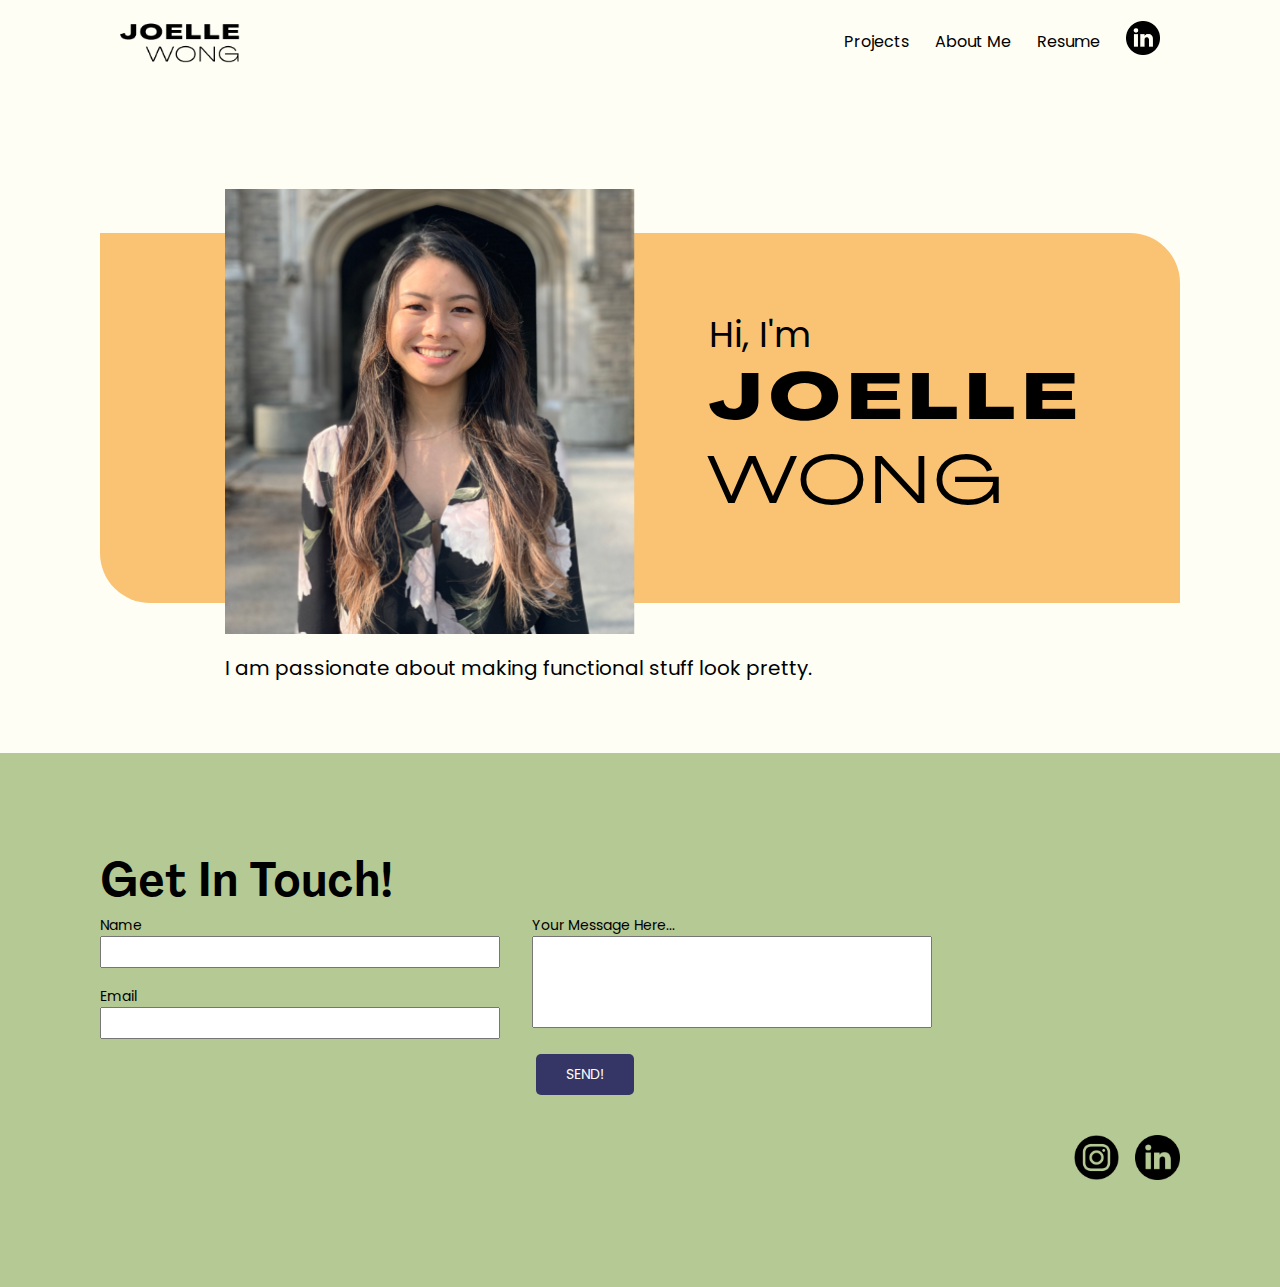
<file: index.html>
<!DOCTYPE html>

<html lang="en">

<head>
    <meta charset="UTF-8">
    <meta http-equiv="X-UA-Compatible" content="IE=edge">
    <meta name="viewport" content="width=device-width, initial-scale=1.0">
    <title> Joelle Portfolio </title>
    <link rel="stylesheet" href="css/style.css">

    <link rel="preconnect" href="https://fonts.googleapis.com">
    <link rel="preconnect" href="https://fonts.gstatic.com" crossorigin>
    <link href="https://fonts.googleapis.com/css2?family=Unbounded:wght@200;300;400;800&display=swap" rel="stylesheet">

    <link rel="preconnect" href="https://fonts.googleapis.com">
    <link rel="preconnect" href="https://fonts.gstatic.com" crossorigin>
    <link href="https://fonts.googleapis.com/css2?family=Poppins:ital,wght@0,300;0,400;0,500;1,300;1,500&display=swap" rel="stylesheet">

    <!-- <link rel="stylesheet" href="https://kit.fontawesome.com/3e6b1d5ccc.css" crossorigin="anonymous"> -->
</head>

<body>

    <header class="header">

        <nav class="nav">

            <img class="nav-logo" src="/images/logo.png" alt="Joelle Wong Logo">

            <ul class="nav-items">
                <li> <a class="nav-links" href="#"> Projects </a> </li>
                <li> <a class="nav-links" href="#"> About Me </a> </li>
                <li> <a class="nav-links" href="#"> Resume </a> </li>
                <li> <a class="nav-links-linkedin" href="https://www.linkedin.com/in/joelle-wong-1a4076163/"> <img src="/images/linkedin.png" alt="LinkedIn"> </a> </li>
            </ul>

        </nav>

    </header>


    <main class="main">

        <section class="hero">

            <div class="hero-yellow">

                <div class="hero-yellow-leftContent">
                    <img class="headshot" src="/images/joelle.png" alt="Picture of Joelle">
                </div>

                <div class="hero-yellow-rightContent">
                    <h4 class="hero-yellow-rightContent-h4"> Hi, I'm </h4>
                    <h1 class="hero-yellow-rightContent-h1">
                        JOELLE
                        <h2 class="hero-yellow-rightContent-heading"> WONG </h2>
                    </h1>
                </div>

            </div>

            <div class="wordContainer">
                <p class="wordContainer-text"> I am passionate about making functional stuff look pretty. </p>
            </div>
            
        </section>

        <section class="portfolio">

            

        </section>

    </main>

    <footer class="footer">

        <section class="footer-container">

            <div class="footer-container-leftContent">

                <div class="heading">
                    <h3 class="heading-text"> Get In Touch! </h3>
                </div>

                <form>
                    
                    <div class="column1">
                        <label for="name"> Name </label> <br>
                        <input type="text" name="name"> <br><br>
                        <label for="email"> Email </label> <br>
                        <input type="text" name="email"> <br>
                    </div>
                    
                    <div class="column2">
                        <label for="message"> Your Message Here... </label> <br>
                        <input type="text" name="message"> <br><br>
                        <input type="submit" value="SEND!">
                    </div>
                    
                </form>

            </div>

            <div class="footer-container-rightContent">
                <a href="https://www.instagram.com/artsyjoejoe/"> <img src="/images/instagram.png" alt="Instagram" width="45" height="45"> </a>
                <a href="https://www.linkedin.com/in/joelle-wong-1a4076163/"> <img src="/images/linkedin.png" alt="LinkedIn" width="45" height="45"> </a>
            </div>

        </section>

    </footer>

</body>

</html>
</file>
<file: css/style.css>
/* ---- CSS Reset ---- */
* {
    margin: 0;
    padding: 0;
    box-sizing: border-box;
}


body {
     background: #FFFEF4;
}

/* -------------------- */
/*        HEADER        */
/* -------------------- */
.header {
    min-height: 60px;
    padding: 20px;
}

.nav {
    max-width: 1040px;
    display: flex;
    margin: 0 auto;
    align-items: center;
}
.nav-logo {
    width: 120px;
}
.nav-links {
    text-decoration: none;
    color: black;
}
.nav-items {
    list-style: none;
    display: flex;
    align-items: center;
    margin-left: auto;
    gap: 26px;
}
.nav-links-linkedin img{
    height: 34px;
    width: 34px;
}


/* ------------------------- */
/*       HERO SECTION        */
/* ------------------------- */
.hero {
    padding: 100px;
    min-height: 44vh;
}
.hero-yellow {
    max-width: 1300px;
    margin: 50px auto;
    background: #f9c373;
    padding: 20px;
    border-radius: 0px 50px;
    width: 100%;
    height: 370px;

    display: flex;
    justify-content: center;
    align-items: center;
    gap: 32em;

    position: relative;
}
.headshot {
    position: absolute;
    top: -44px;
    left: 125px;
    width: 100%;
    max-width: 410px;
}
.wordContainer {
    position: relative;
}
.wordContainer-text {
    position: absolute;
    left: 125px;
    font-size: 20px;
}

/* ------------------ */
/*       FOOTER       */
/* ------------------ */
.footer {
    background: #B5C995;
    padding: 100px
}
.footer-container {
    max-width: 1300px;
    gap: 32px;
    display: flex;
    flex-direction: column;
}

.footer-container-leftContent {
    width: 80%;
}
form {
    display: flex;
    gap: 32px;
}
label {
    font-family: 'Poppins', Arial, sans-serif;
    font-size: 14px;
}
input[name=message] {
    height: 92px;
}
input[type=text] {
    min-height: 32px;
    width: 400px;
}
input[type=submit] {
    background: #363666;
    border: none;
    border-radius: 5px;

    font-family: 'Poppins', Arial, sans-serif;
    font-weight: 400;
    font-size: 14px;
    color: #FFFEF4;

    padding: 10px 30px;
    text-decoration: none;
    margin: 8px 4px;
}

.footer-container-rightContent {
    display: flex;
    margin-left: auto;
    gap: 16px;
}


/* ----------------- */
/*       FONTS       */
/* ----------------- */
@font-face {
    font-family: Agrandir Grand-Heavy;
    src: url(/fonts/Agrandir-GrandHeavy.woff);
}
@font-face {
    font-family: Agrandir Grand-Light;
    src: url(/fonts/Agrandir-GrandLight.woff);
}
@font-face {
    font-family: Agrandir Text-Bold;
    src: url(/fonts/Agrandir-TextBold.woff);
}

h1 {
    font-family: "Agrandir Grand-Heavy", Helvetica, sans-serif;
    font-size: 64px;
    letter-spacing: 0.5rem;
}
h2 {
    font-family: 'Agrandir Grand-Light', Helvetica, sans-serif;
    font-size: 64px;
    letter-spacing: 0.5rem;
}
h3 {
    font-family: 'Agrandir Text-Bold', Helvetica, sans-serif;
    font-size: 48px;
}
h4 {
    font-family: 'Poppins', Arial, sans-serif;
    font-weight: 400;
    font-size: 36px;
}
p {
    font-family: 'Poppins', Arial, sans-serif;
    font-weight: 400;
    font-size: 18px;
}
a {
    font-family: 'Poppins', Arial, sans-serif;
}
</file>
